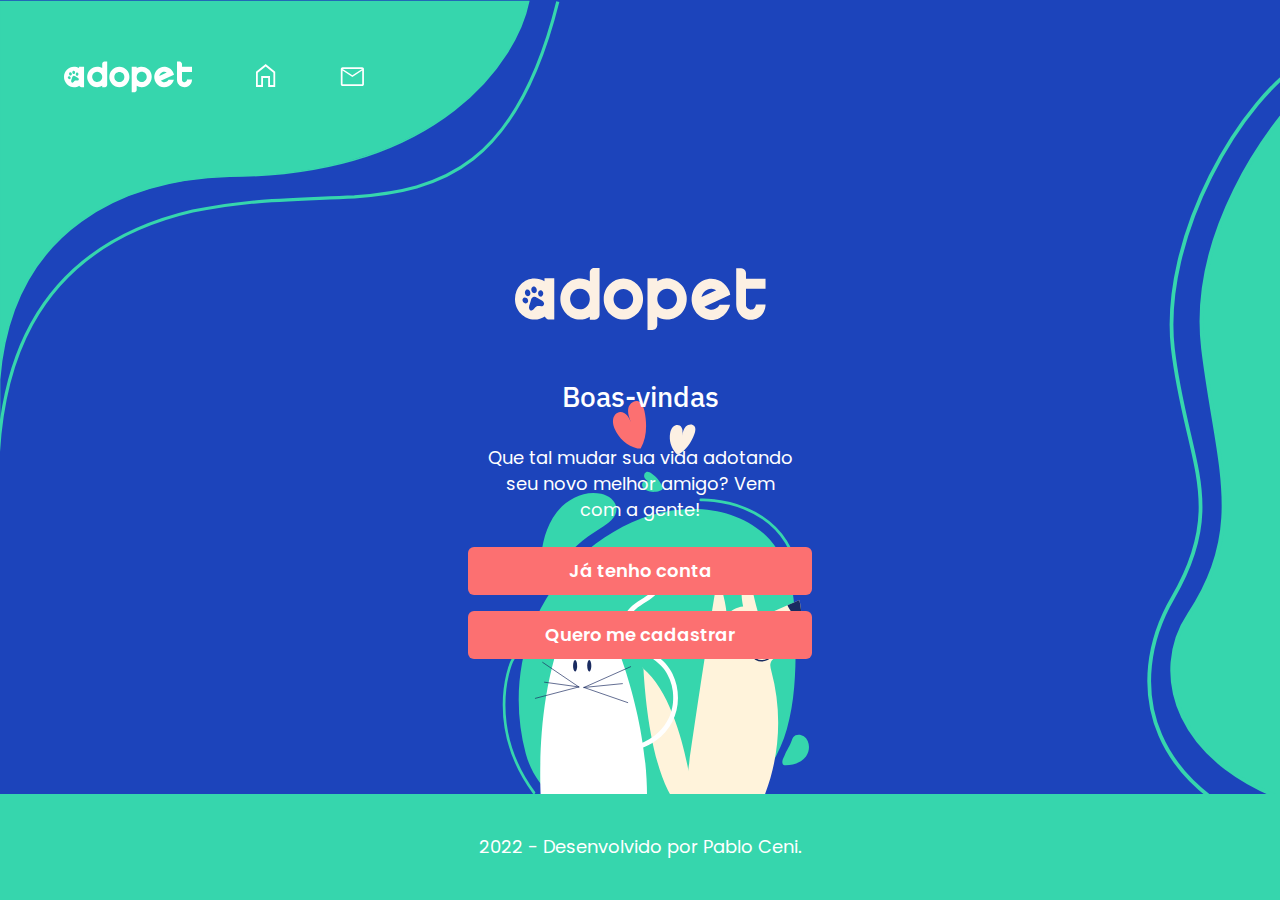
<file: index.html>
<!DOCTYPE html>
<html lang="pt-br">
    <head>
        <meta charset="UTF-8" />
        <meta name="viewport" content="width=device-width, initial-scale=1.0" />
        <link rel="preconnect" href="https://fonts.googleapis.com" />
        <link rel="preconnect" href="https://fonts.gstatic.com" crossorigin />
        <link
            href="https://fonts.googleapis.com/css2?family=IBM+Plex+Sans:wght@400;500;600&family=Inter:wght@400;700&family=Montserrat&family=Open+Sans:wght@300;400;700&family=Poppins:wght@300;400;500;700&display=swap"
            rel="stylesheet"
        />
        <link rel="stylesheet" href="./assets/css/reset.css" />
        <link rel="stylesheet" href="./assets/css/style.css" />
        <link rel="stylesheet" href="./assets/css/inicial/base.css" />
        <link rel="stylesheet" href="./assets/css/inicial/bg-inicial.css" />
        <link rel="stylesheet" href="./assets/css/inicial/cabecalho.css" />
        <link rel="stylesheet" href="./assets/css/inicial/conteudo.css" />
        <link rel="stylesheet" href="./assets/css/inicial/rodape.css" />
        <title>Adopet | Inicial</title>
    </head>
    <body>
        <header class="cabecalho">
            <img
                class="cabecalho__imagem-desktop"
                src="./assets/img/Logo-desktop.svg"
                alt="Logo"
            />
            <nav class="navegacao">
                <a href="index.html" class="navegacao__item"
                    ><img src="./assets/img/Casa.svg" alt="Página home"
                /></a>
                <a href="mensagem.html" class="navegacao__item"
                    ><img src="./assets/img/Mensagens.svg" alt="Mensagens"
                /></a>
            </nav>
        </header>

        <main class="conteudo">
            <img
                class="conteudo__imagem"
                src="./assets/img/Logo.svg"
                alt="Logo Adopet"
            />

            <h1 class="conteudo__titulo">Boas-vindas</h1>
            <p class="conteudo__texto">
                Que tal mudar sua vida adotando seu novo melhor amigo? Vem com a
                gente!
            </p>

            <a class="conteudo__link" href="login.html">Já tenho conta</a>
            <a class="conteudo__link" href="cadastro.html"
                >Quero me cadastrar</a
            >
        </main>

        <footer class="rodape">
            <p class="rodape__texto">
                2022 - Desenvolvido por
                <a href="https://www.linkedin.com/in/pablo-ceni-85b7a019b/"
                    >Pablo Ceni</a
                >.
            </p>
        </footer>
    </body>
</html>
</file>
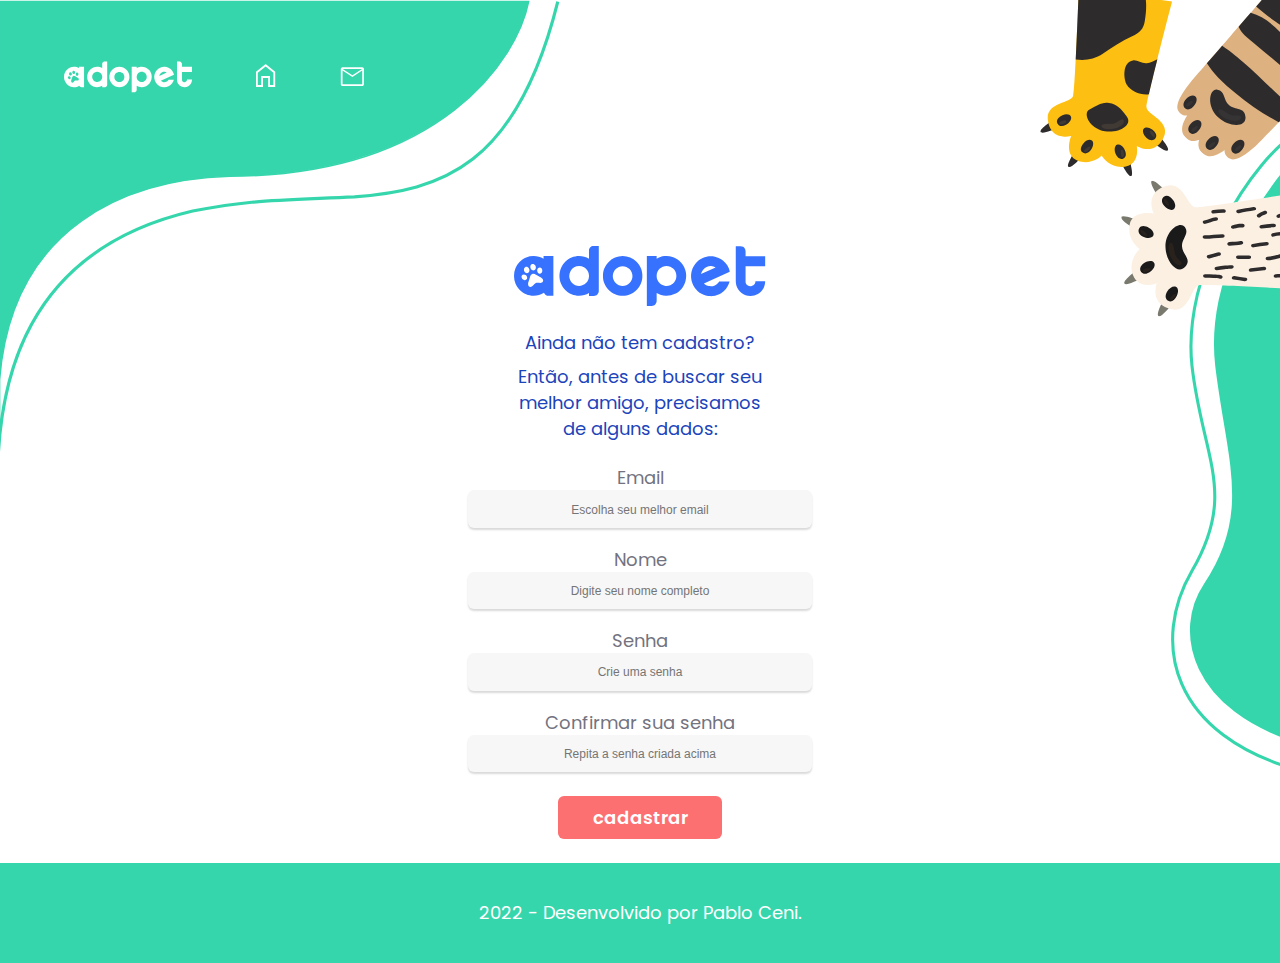
<file: cadastro.html>
<!DOCTYPE html>
<html lang="pt-br">
    <head>
        <meta charset="UTF-8" />
        <meta name="viewport" content="width=device-width, initial-scale=1.0" />
        <link rel="preconnect" href="https://fonts.googleapis.com" />
        <link rel="preconnect" href="https://fonts.gstatic.com" crossorigin />
        <link
            href="https://fonts.googleapis.com/css2?family=IBM+Plex+Sans:wght@400;500;600&family=Inter:wght@400;700&family=Montserrat&family=Open+Sans:wght@300;400;700&family=Poppins:wght@300;400;500;700&display=swap"
            rel="stylesheet"
        />
        <link rel="stylesheet" href="./assets/css/reset.css" />
        <link rel="stylesheet" href="./assets/css/style.css" />
        <link rel="stylesheet" href="./assets/css/cadastro/bg-cadastro.css" />
        <link rel="stylesheet" href="./assets/css/cadastro/base.css" />
        <link rel="stylesheet" href="./assets/css/cadastro/navegacao.css" />
        <link rel="stylesheet" href="./assets/css/cadastro/conteudo.css" />
        <link rel="stylesheet" href="./assets/css/cadastro/formulario.css" />
        <link rel="stylesheet" href="./assets/css/cadastro/rodape.css" />

        <title>Adopet | Cadastro</title>
    </head>
    <body>
        <header class="cabecalho">
            <img
                class="cabecalho__imagem-desktop"
                src="./assets/img/Logo-desktop.svg"
                alt="Logo-desktop"
            />
            <nav class="navegacao">
                <a href="index.html" class="navegacao__item"
                    ><img src="./assets/img/Casa.svg" alt="Página home"
                /></a>
                <a href="mensagem.html" class="navegacao__item"
                    ><img src="./assets/img/Mensagens.svg" alt="Mensagens"
                /></a>
            </nav>
        </header>

        <main class="conteudo">
            <img
                class="conteudo__imagem"
                src="./assets/img/Logo-azul.svg"
                alt="Logo azul"
            />
            <div class="texto">
                <p class="texto__item">Ainda não tem cadastro?</p>
                <p class="texto__item">
                    Então, antes de buscar seu melhor amigo, precisamos de
                    alguns dados:
                </p>
            </div>

            <form action="" class="formulario">
                <label class="formulario__label" for="email">Email</label>
                <input
                    class="formulario__input"
                    type="text"
                    placeholder="Escolha seu melhor email"
                />

                <label class="formulario__label" for="nome">Nome</label>
                <input
                    class="formulario__input"
                    type="text"
                    placeholder="Digite seu nome completo"
                />

                <label class="formulario__label" for="senha">Senha</label>
                <input
                    class="formulario__input input--senha"
                    type="password"
                    placeholder="Crie uma senha"
                />

                <label class="formulario__label" for="senha"
                    >Confirmar sua senha</label
                >
                <input
                    class="formulario__input input--senha"
                    type="password"
                    placeholder="Repita a senha criada acima"
                />

                <button class="formulario__botao">cadastrar</button>
            </form>
        </main>

        <footer class="rodape">
            <p class="rodape__texto">
                2022 - Desenvolvido por
                <a href="https://www.linkedin.com/in/pablo-ceni-85b7a019b/"
                    >Pablo Ceni</a
                >.
            </p>
        </footer>
    </body>
</html>
</file>
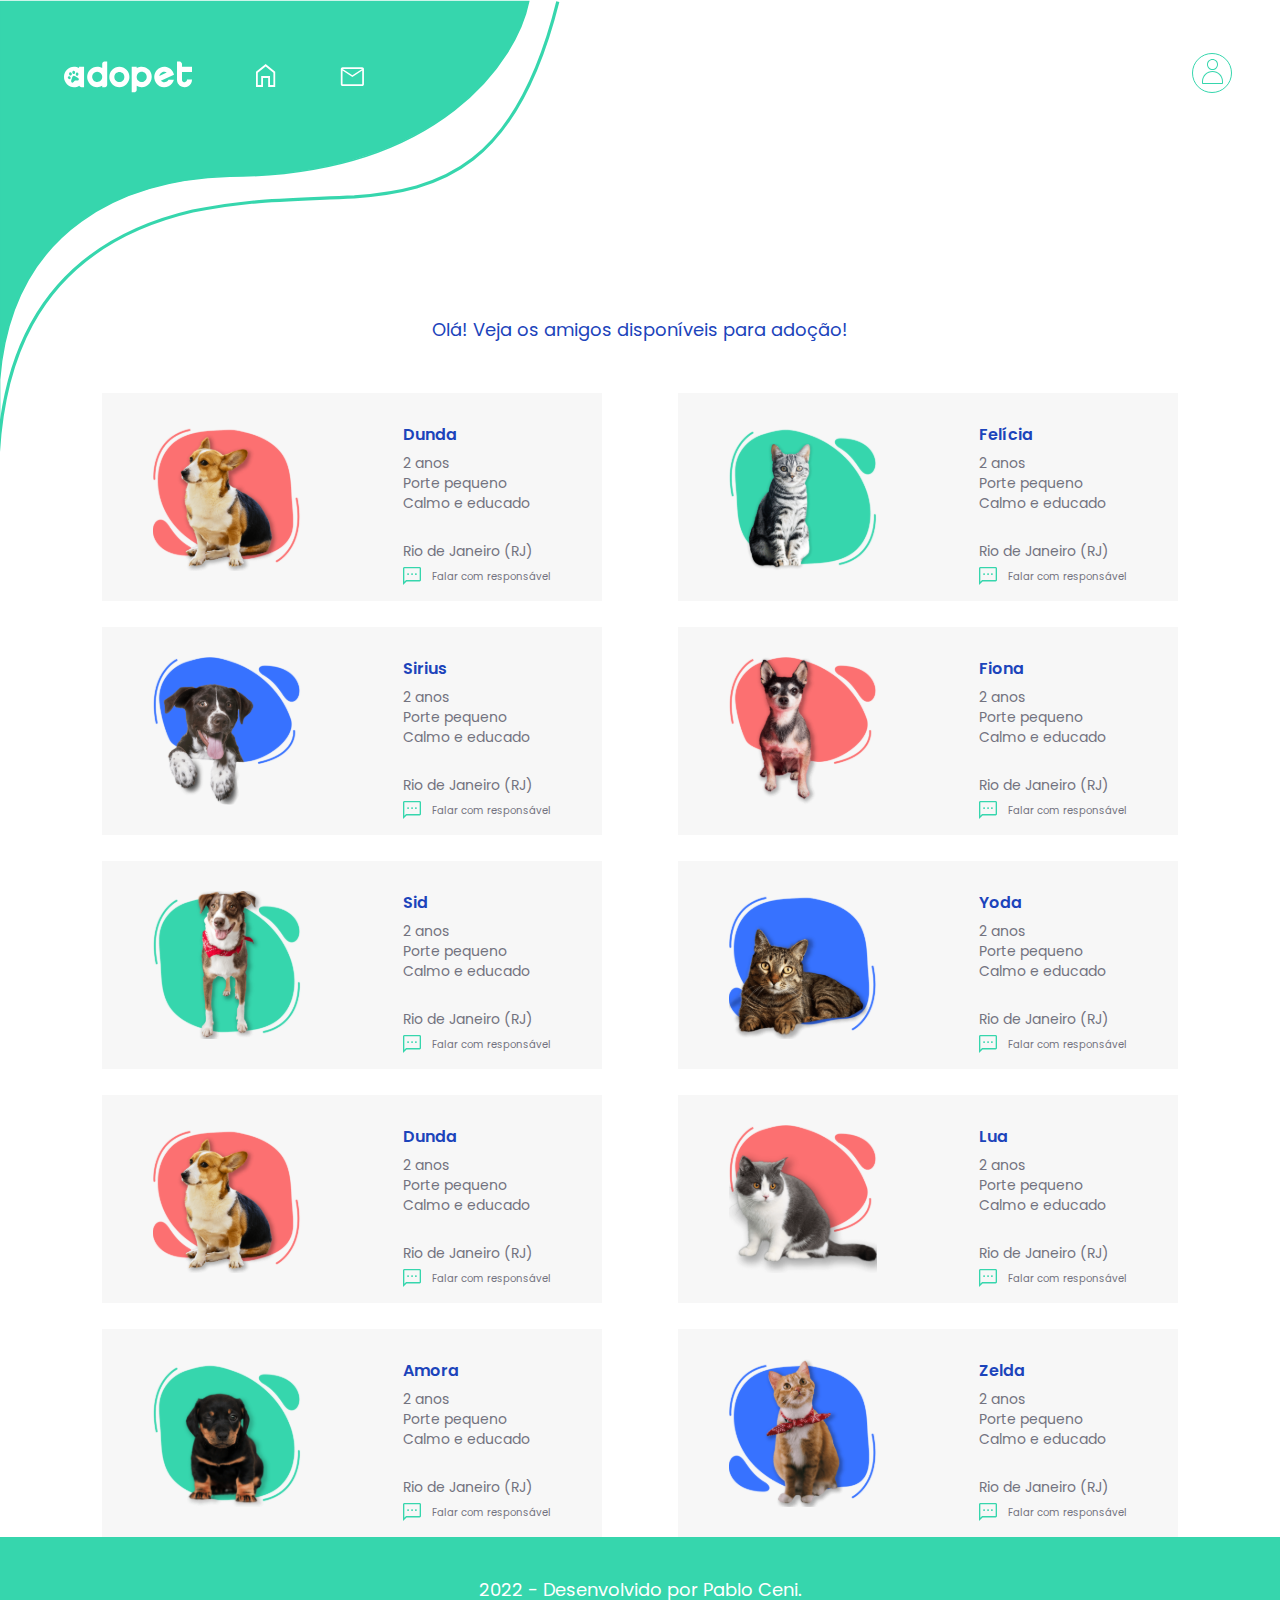
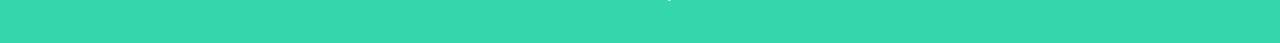
<file: home.html>
<!DOCTYPE html>
<html lang="pt-br">
    <head>
        <meta charset="UTF-8" />
        <meta name="viewport" content="width=device-width, initial-scale=1.0" />
        <link rel="preconnect" href="https://fonts.googleapis.com" />
        <link rel="preconnect" href="https://fonts.gstatic.com" crossorigin />
        <link
            href="https://fonts.googleapis.com/css2?family=IBM+Plex+Sans:wght@400;500;600&family=Inter:wght@400;700&family=Montserrat&family=Open+Sans:wght@300;400;700&family=Poppins:wght@300;400;500;700&display=swap"
            rel="stylesheet"
        />
        <link rel="stylesheet" href="./assets/css/reset.css" />
        <link rel="stylesheet" href="./assets/css/style.css" />
        <link rel="stylesheet" href="./assets/css/home/base.css" />
        <link rel="stylesheet" href="./assets/css/home/bg-home.css" />
        <link rel="stylesheet" href="./assets/css/home/navegacao.css" />
        <link rel="stylesheet" href="./assets/css/home/conteudo.css" />
        <link rel="stylesheet" href="./assets/css/home/card.css" />
        <link rel="stylesheet" href="./assets/css/home/rodape.css" />
        <title>Adopet | Home</title>
    </head>
    <body>
        <header class="cabecalho">
            <img
                class="cabecalho__imagem-desktop"
                src="./assets/img/Logo-desktop.svg"
                alt="Logo-desktop"
            />
            <nav class="navegacao">
                <a class="navegacao__item" href="index.html"
                    ><img src="./assets/img/Casa.svg" alt="Página Home"
                /></a>
                <a class="navegacao__item" href="mensagem.html"
                    ><img
                        src="./assets/img/Mensagens.svg"
                        alt="Página Mensagens"
                /></a>
            </nav>

            <img
                class="cabecalho__imagem"
                src="./assets/img/Usuário.svg"
                alt="ícone Usuário"
            />
        </header>

        <main class="conteudo">
            <p class="conteudo__texto">
                Olá! Veja os amigos disponíveis para adoção!
            </p>

            <div class="card">
                <img
                    class="card__imagem"
                    src="./assets/img/Imagem Dunga.svg"
                    alt="Cachorro Dunga"
                />
                <div class="card__corpo">
                    <p class="corpo__nome">Dunda</p>

                    <p class="corpo__descricao">
                        2 anos <br />
                        Porte pequeno <br />
                        Calmo e educado
                    </p>

                    <div>
                        <p class="corpo__cidade">Rio de Janeiro (RJ)</p>

                        <p class="corpo__responsavel">
                            <img
                                src="./assets/img/ícone mensagem.svg"
                                alt="ícone mensagem"
                            />
                            Falar com responsável
                        </p>
                    </div>
                </div>
            </div>

            <div class="card">
                <img
                    class="card__imagem"
                    src="./assets/img/Imagens Felícia.svg"
                    alt="Cachorro Dunga"
                />
                <div class="card__corpo">
                    <p class="corpo__nome">Felícia</p>

                    <p class="corpo__descricao">
                        2 anos <br />
                        Porte pequeno <br />
                        Calmo e educado
                    </p>

                    <div>
                        <p class="corpo__cidade">Rio de Janeiro (RJ)</p>
                        <p class="corpo__responsavel">
                            <img
                                src="./assets/img/ícone mensagem.svg"
                                alt="ícone mensagem"
                            />
                            Falar com responsável
                        </p>
                    </div>
                </div>
            </div>

            <div class="card">
                <img
                    class="card__imagem"
                    src="./assets/img/Imagem - sirius.svg"
                    alt="Cachorro Dunga"
                />
                <div class="card__corpo">
                    <p class="corpo__nome">Sirius</p>

                    <p class="corpo__descricao">
                        2 anos <br />
                        Porte pequeno <br />
                        Calmo e educado
                    </p>

                    <div>
                        <p class="corpo__cidade">Rio de Janeiro (RJ)</p>
                        <p class="corpo__responsavel">
                            <img
                                src="./assets/img/ícone mensagem.svg"
                                alt="ícone mensagem"
                            />
                            Falar com responsável
                        </p>
                    </div>
                </div>
            </div>

            <div class="card">
                <img
                    class="card__imagem"
                    src="./assets/img/Imagem-Fiona.svg"
                    alt="Cachorro Dunga"
                />
                <div class="card__corpo">
                    <p class="corpo__nome">Fiona</p>

                    <p class="corpo__descricao">
                        2 anos <br />
                        Porte pequeno <br />
                        Calmo e educado
                    </p>

                    <div>
                        <p class="corpo__cidade">Rio de Janeiro (RJ)</p>
                        <p class="corpo__responsavel">
                            <img
                                src="./assets/img/ícone mensagem.svg"
                                alt="ícone mensagem"
                            />
                            Falar com responsável
                        </p>
                    </div>
                </div>
            </div>

            <div class="card">
                <img
                    class="card__imagem"
                    src="./assets/img/Imagem - Sid.svg"
                    alt="Cachorro Dunga"
                />
                <div class="card__corpo">
                    <p class="corpo__nome">Sid</p>

                    <p class="corpo__descricao">
                        2 anos <br />
                        Porte pequeno <br />
                        Calmo e educado
                    </p>

                    <div>
                        <p class="corpo__cidade">Rio de Janeiro (RJ)</p>
                        <p class="corpo__responsavel">
                            <img
                                src="./assets/img/ícone mensagem.svg"
                                alt="ícone mensagem"
                            />
                            Falar com responsável
                        </p>
                    </div>
                </div>
            </div>

            <div class="card">
                <img
                    class="card__imagem"
                    src="./assets/img/Imagem - Yoda.svg"
                    alt="Cachorro Dunga"
                />
                <div class="card__corpo">
                    <p class="corpo__nome">Yoda</p>

                    <p class="corpo__descricao">
                        2 anos <br />
                        Porte pequeno <br />
                        Calmo e educado
                    </p>

                    <div>
                        <p class="corpo__cidade">Rio de Janeiro (RJ)</p>
                        <p class="corpo__responsavel">
                            <img
                                src="./assets/img/ícone mensagem.svg"
                                alt="ícone mensagem"
                            />
                            Falar com responsável
                        </p>
                    </div>
                </div>
            </div>

            <div class="card">
                <img
                    class="card__imagem"
                    src="./assets/img/Imagem Dunga.svg"
                    alt="Cachorro Dunga"
                />
                <div class="card__corpo">
                    <p class="corpo__nome">Dunda</p>

                    <p class="corpo__descricao">
                        2 anos <br />
                        Porte pequeno <br />
                        Calmo e educado
                    </p>

                    <div>
                        <p class="corpo__cidade">Rio de Janeiro (RJ)</p>
                        <p class="corpo__responsavel">
                            <img
                                src="./assets/img/ícone mensagem.svg"
                                alt="ícone mensagem"
                            />
                            Falar com responsável
                        </p>
                    </div>
                </div>
            </div>

            <div class="card">
                <img
                    class="card__imagem"
                    src="./assets/img/Imagenm Lua.svg"
                    alt="Cachorro Dunga"
                />
                <div class="card__corpo">
                    <p class="corpo__nome">Lua</p>

                    <p class="corpo__descricao">
                        2 anos <br />
                        Porte pequeno <br />
                        Calmo e educado
                    </p>

                    <div>
                        <p class="corpo__cidade">Rio de Janeiro (RJ)</p>
                        <p class="corpo__responsavel">
                            <img
                                src="./assets/img/ícone mensagem.svg"
                                alt="ícone mensagem"
                            />
                            Falar com responsável
                        </p>
                    </div>
                </div>
            </div>

            <div class="card">
                <img
                    class="card__imagem"
                    src="./assets/img/Imagem - Amora.svg"
                    alt="Cachorro Dunga"
                />
                <div class="card__corpo">
                    <p class="corpo__nome">Amora</p>

                    <p class="corpo__descricao">
                        2 anos <br />
                        Porte pequeno <br />
                        Calmo e educado
                    </p>

                    <div>
                        <p class="corpo__cidade">Rio de Janeiro (RJ)</p>
                        <p class="corpo__responsavel">
                            <img
                                src="./assets/img/ícone mensagem.svg"
                                alt="ícone mensagem"
                            />
                            Falar com responsável
                        </p>
                    </div>
                </div>
            </div>

            <div class="card">
                <img
                    class="card__imagem"
                    src="./assets/img/Imagem - Amora (1).svg"
                    alt="Cachorro Dunga"
                />
                <div class="card__corpo">
                    <p class="corpo__nome">Zelda</p>

                    <p class="corpo__descricao">
                        2 anos <br />
                        Porte pequeno <br />
                        Calmo e educado
                    </p>

                    <div>
                        <p class="corpo__cidade">Rio de Janeiro (RJ)</p>
                        <p class="corpo__responsavel">
                            <img
                                src="./assets/img/ícone mensagem.svg"
                                alt="ícone mensagem"
                            />
                            Falar com responsável
                        </p>
                    </div>
                </div>
            </div>
        </main>

        <footer class="rodape">
            <p class="rodape__texto">
                2022 - Desenvolvido por
                <a href="https://www.linkedin.com/in/pablo-ceni-85b7a019b/"
                    >Pablo Ceni</a
                >.
            </p>
        </footer>
    </body>
</html>
</file>
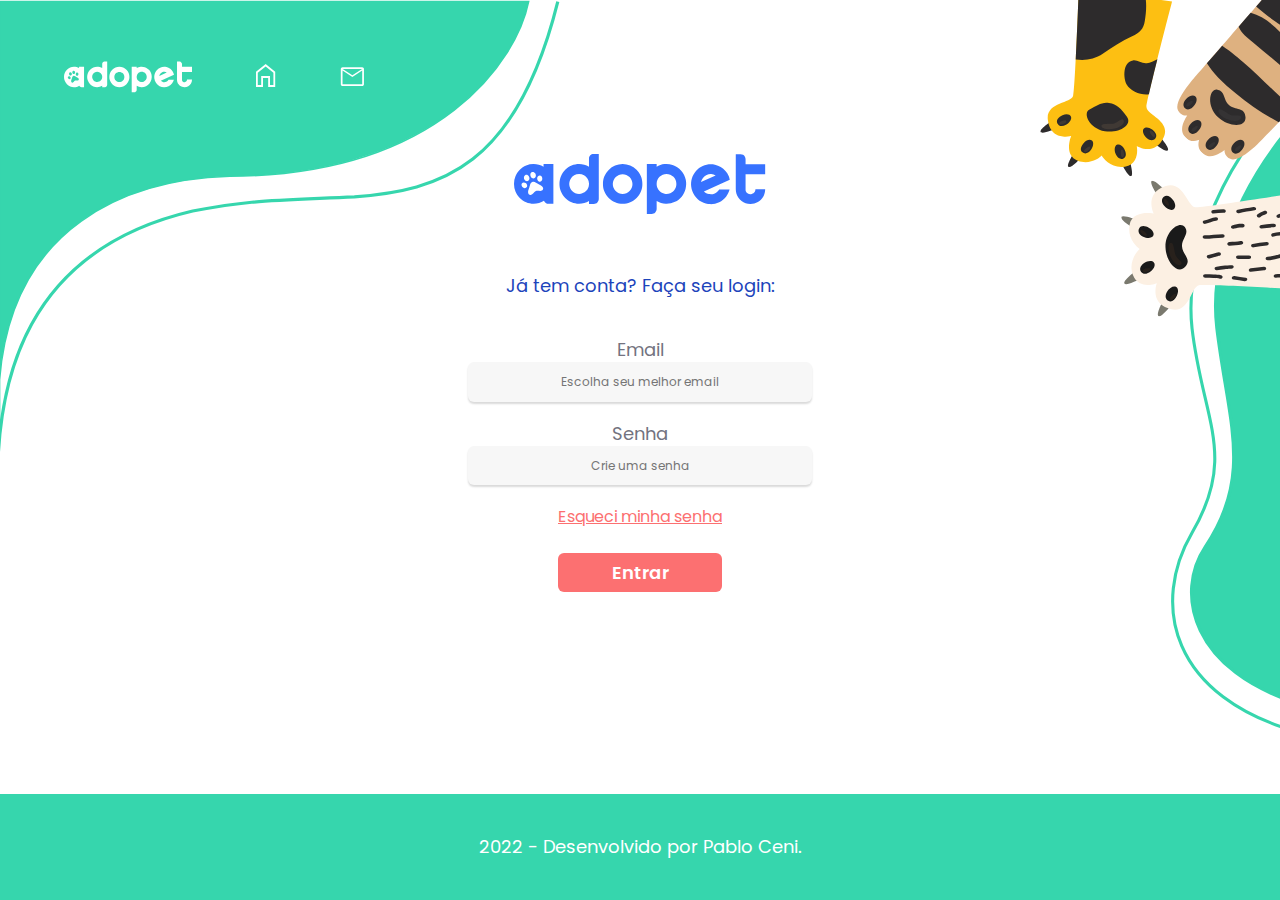
<file: login.html>
<!DOCTYPE html>
<html lang="pt-br">
    <head>
        <meta charset="UTF-8" />
        <meta name="viewport" content="width=device-width, initial-scale=1.0" />
        <link rel="preconnect" href="https://fonts.googleapis.com" />
        <link rel="preconnect" href="https://fonts.gstatic.com" crossorigin />
        <link
            href="https://fonts.googleapis.com/css2?family=IBM+Plex+Sans:wght@400;500;600&family=Inter:wght@400;700&family=Montserrat&family=Open+Sans:wght@300;400;700&family=Poppins:wght@300;400;500;700&display=swap"
            rel="stylesheet"
        />
        <link rel="stylesheet" href="./assets/css/reset.css" />
        <link rel="stylesheet" href="./assets/css/style.css" />
        <link rel="stylesheet" href="./assets/css/login/base.css" />
        <link rel="stylesheet" href="./assets/css/login/bg-login.css" />
        <link rel="stylesheet" href="./assets/css/login/navegacao.css" />
        <link rel="stylesheet" href="./assets/css/login/conteudo.css" />
        <link rel="stylesheet" href="./assets/css/login/formulario.css" />
        <link rel="stylesheet" href="./assets/css/login/rodape.css" />

        <title>Adopet | Login</title>
    </head>
    <body>
        <header class="cabecalho">
            <img
                class="cabecalho__imagem-desktop"
                src="./assets/img/Logo-desktop.svg"
                alt="Logo-desktop"
            />
            <nav class="navegacao">
                <a href="index.html" class="navegacao__item"
                    ><img src="./assets/img/Casa.svg" alt="Página home"
                /></a>
                <a href="mensagem.html" class="navegacao__item"
                    ><img src="./assets/img/Mensagens.svg" alt="Mensagens"
                /></a>
            </nav>
        </header>

        <main class="conteudo">
            <img
                class="conteudo__imagem"
                src="./assets/img/Logo-azul.svg"
                alt="Logo azul"
            />
            <p class="conteudo__texto">Já tem conta? Faça seu login:</p>

            <form action="" class="formulario">
                <label class="formulario__label" for="email">Email</label>
                <input
                    class="formulario__input"
                    type="text"
                    placeholder="Escolha seu melhor email"
                />

                <label class="formulario__label" for="senha">Senha</label>
                <input
                    class="formulario__input input--largura"
                    type="password"
                    placeholder="Crie uma senha"
                />

                <a class="formulario__link" href="">Esqueci minha senha</a>

                <button class="formulario__botao">Entrar</button>
            </form>
        </main>

        <footer class="rodape">
            <p class="rodape__texto">
                2022 - Desenvolvido por
                <a href="https://www.linkedin.com/in/pablo-ceni-85b7a019b/"
                    >Pablo Ceni</a
                >.
            </p>
        </footer>
    </body>
</html>
</file>
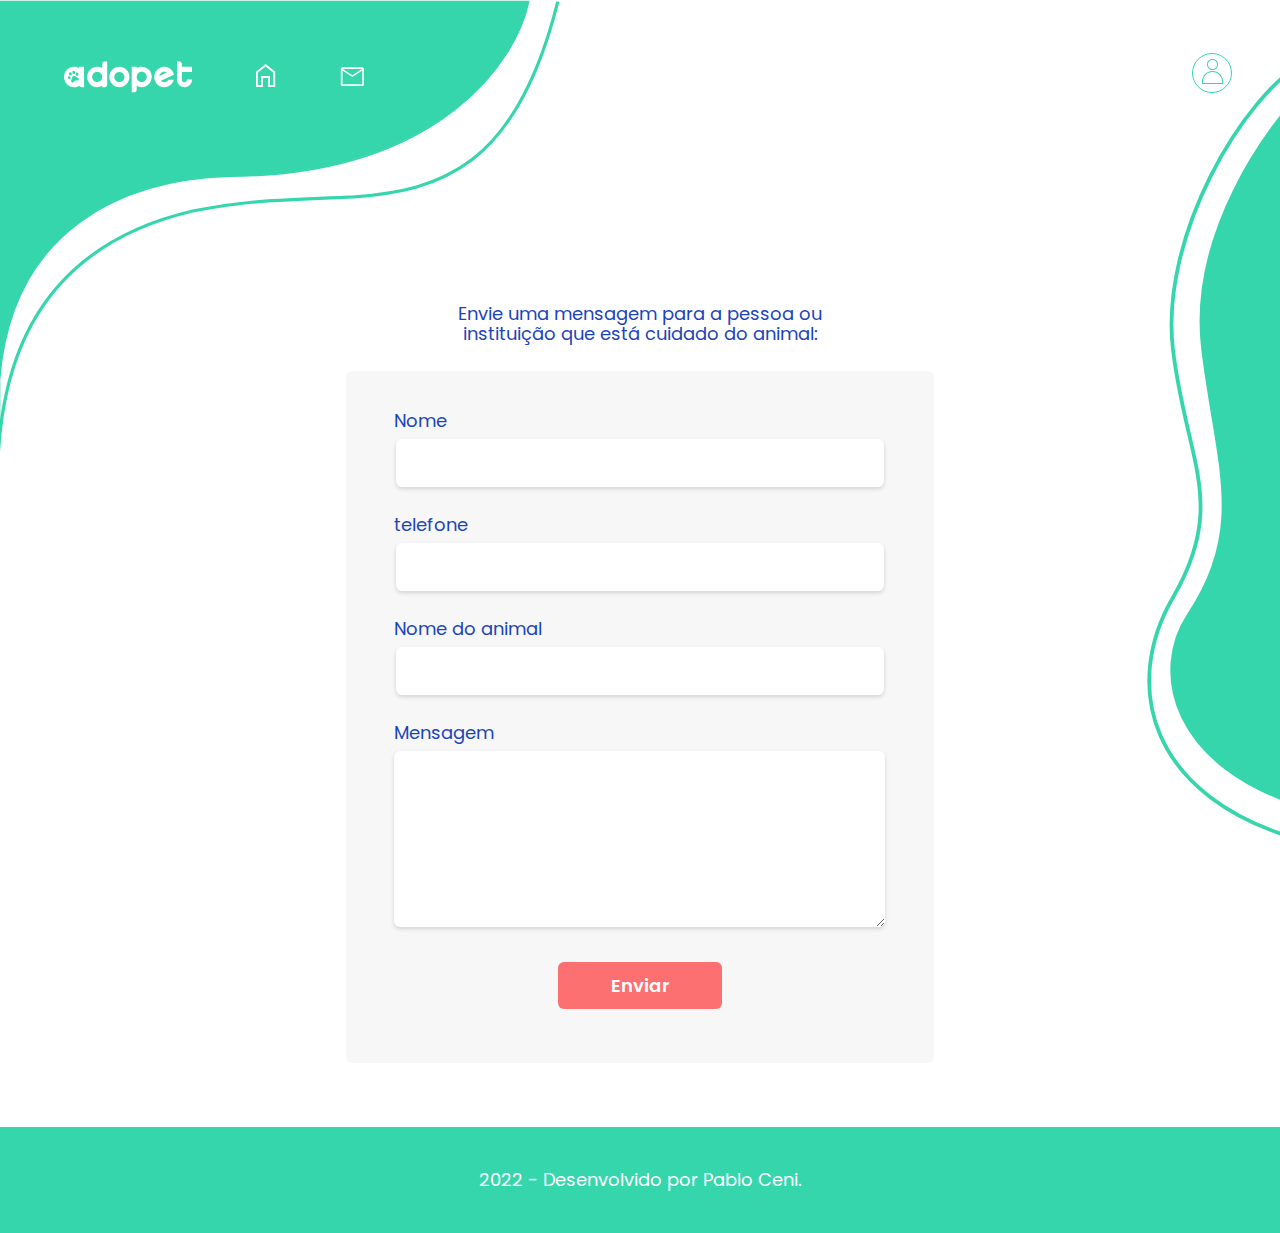
<file: mensagem.html>
<!DOCTYPE html>
<html lang="pt-br">
    <head>
        <meta charset="UTF-8" />
        <meta name="viewport" content="width=device-width, initial-scale=1.0" />
        <link rel="preconnect" href="https://fonts.googleapis.com" />
        <link rel="preconnect" href="https://fonts.gstatic.com" crossorigin />
        <link
            href="https://fonts.googleapis.com/css2?family=IBM+Plex+Sans:wght@400;500;600&family=Inter:wght@400;700&family=Montserrat&family=Open+Sans:wght@300;400;700&family=Poppins:wght@300;400;500;700&display=swap"
            rel="stylesheet"
        />
        <link rel="stylesheet" href="./assets/css/reset.css" />
        <link rel="stylesheet" href="./assets/css/style.css" />
        <link rel="stylesheet" href=".//assets/css/mensagem/base.css" />
        <link rel="stylesheet" href="assets/css/mensagem/bg-mensagem.css" />
        <link rel="stylesheet" href="./assets/css/mensagem/navegacao.css" />
        <link rel="stylesheet" href="assets/css/mensagem/conteudo.css" />
        <link rel="stylesheet" href="assets/css/mensagem/formulario.css" />
        <link rel="stylesheet" href="./assets/css/mensagem/rodape.css" />
        <title>Adopet | Mensagem</title>
    </head>
    <body>
        <header class="cabecalho">
            <img
                class="cabecalho__imagem-desktop"
                src="./assets/img/Logo-desktop.svg"
                alt="Logo-desktop"
            />
            <nav class="navegacao">
                <a class="navegacao__item" href="./index.html"
                    ><img src="./assets/img/Casa.svg" alt="Página Home"
                /></a>
                <a class="navegacao__item" href="./mensagem.html"
                    ><img
                        src="./assets/img/Mensagens.svg"
                        alt="Página Mensagens"
                /></a>
            </nav>

            <img
                class="cabecalho__imagem"
                src="./assets/img/Usuário.svg"
                alt="ícone Usuário"
            />
        </header>

        <main class="conteudo">
            <p class="conteudo__texto">
                Envie uma mensagem para a pessoa ou instituição que está cuidado
                do animal:
            </p>

            <form action="" class="formulario">
                <label class="formulario__label" for="nome">Nome</label>
                <input class="formulario__input" type="text" name="nome" />

                <label class="formulario__label" for="telefone">telefone</label>
                <input
                    class="formulario__input"
                    type="number"
                    name="telefone"
                />

                <label class="formulario__label" for="nome-animal"
                    >Nome do animal</label
                >
                <input
                    class="formulario__input"
                    type="text"
                    name="nome-animal"
                    id=""
                />

                <label class="formulario__label" for="mensagem">Mensagem</label>
                <textarea
                    class="formulario__text-area"
                    name="mensagem"
                    id=""
                    cols="36"
                    rows="10"
                ></textarea>

                <button class="formulario__botao">Enviar</button>
            </form>
        </main>

        <footer class="rodape">
            <p class="rodape__texto">
                2022 - Desenvolvido por
                <a href="https://www.linkedin.com/in/pablo-ceni-85b7a019b/"
                    >Pablo Ceni</a
                >.
            </p>
        </footer>
    </body>
</html>
</file>
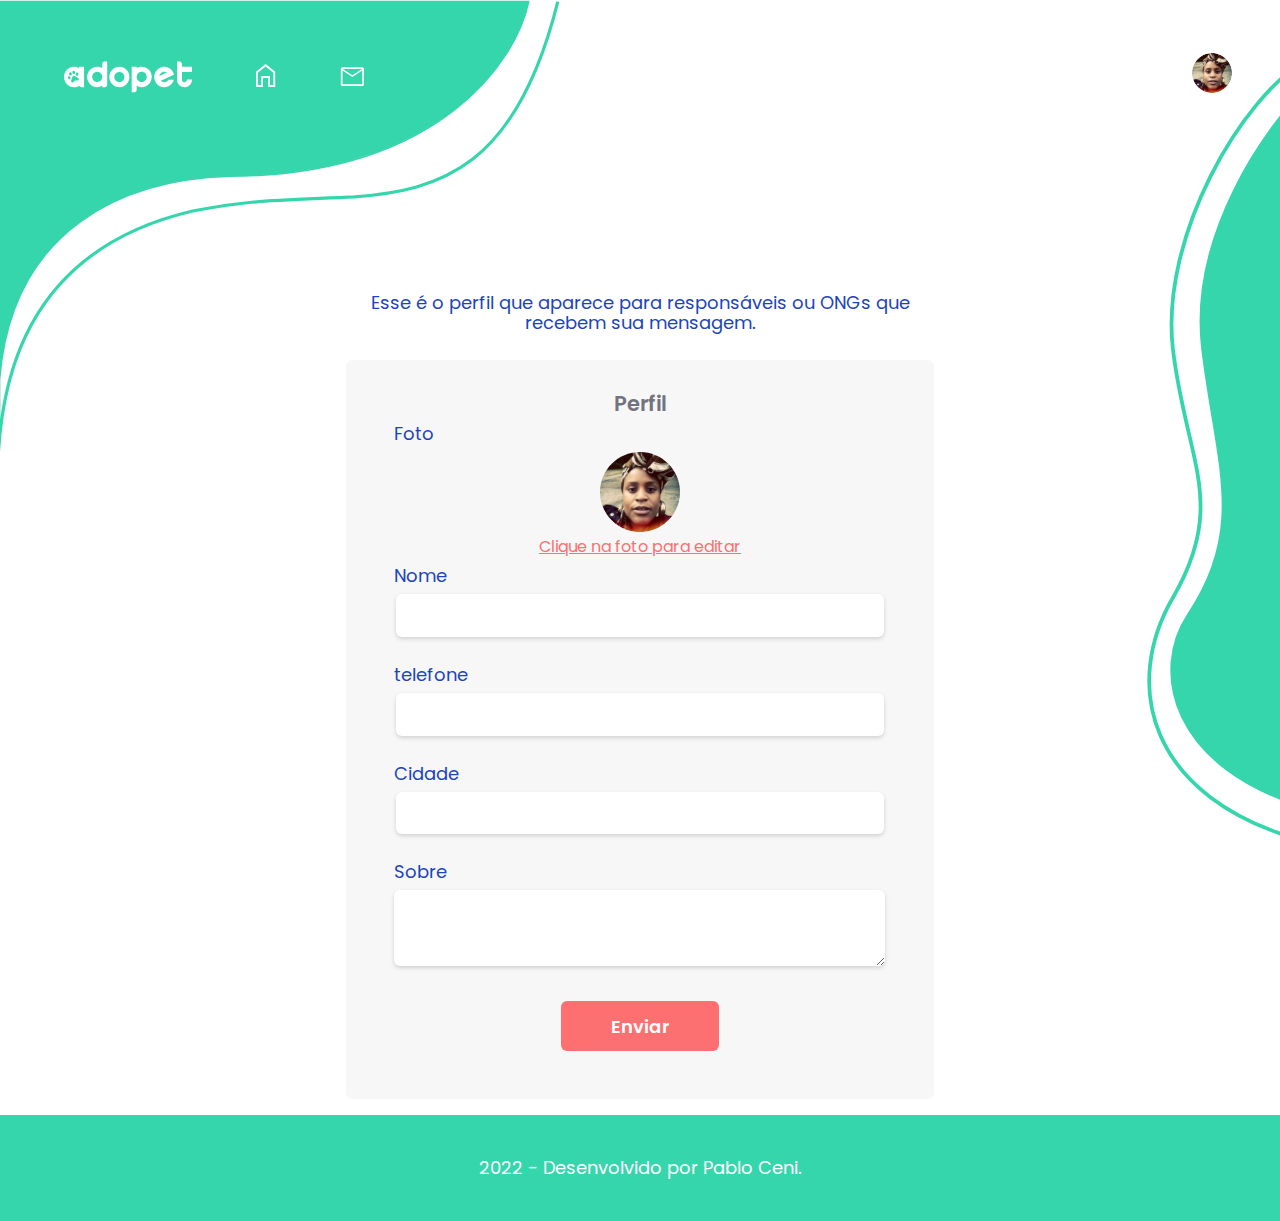
<file: perfil.html>
<!DOCTYPE html>
<html lang="pt-br">
    <head>
        <meta charset="UTF-8" />
        <meta name="viewport" content="width=device-width, initial-scale=1.0" />
        <link rel="preconnect" href="https://fonts.googleapis.com" />
        <link rel="preconnect" href="https://fonts.gstatic.com" crossorigin />
        <link
            href="https://fonts.googleapis.com/css2?family=IBM+Plex+Sans:wght@400;500;600&family=Inter:wght@400;700&family=Montserrat&family=Open+Sans:wght@300;400;700&family=Poppins:wght@300;400;500;700&display=swap"
            rel="stylesheet"
        />
        <link rel="stylesheet" href="./assets/css/reset.css" />
        <link rel="stylesheet" href="./assets/css/style.css" />
        <link rel="stylesheet" href="./assets/" />
        <link rel="stylesheet" href="./assets/css/perfil/base.css" />
        <link rel="stylesheet" href="./assets/css/perfil/bg-perfil.css" />
        <link rel="stylesheet" href="./assets/css/perfil/navegacao.css" />
        <link rel="stylesheet" href="./assets/css/perfil/conteudo.css" />
        <link rel="stylesheet" href="./assets/css/perfil/formulario.css" />
        <link rel="stylesheet" href="./assets/css/perfil/rodape.css" />
        <title>Adopet | Perfil</title>
    </head>
    <body>
        <header class="cabecalho">
            <img
                class="cabecalho__imagem-desktop"
                src="./assets/img/Logo-desktop.svg"
                alt="Logo-desktop"
            />

            <nav class="navegacao">
                <a class="navegacao__item" href="./index.html"
                    ><img src="./assets/img/Casa.svg" alt=""
                /></a>
                <a class="navegacao__item" href="./mensagem.html"
                    ><img
                        src="./assets/img/Mensagens.svg"
                        alt="Página Mensagens"
                /></a>
            </nav>

            <img
                class="cabecalho__imagem"
                src="./assets/img/Usuário (1).svg"
                alt="ícone Usuário"
            />
        </header>

        <main class="conteudo">
            <p class="conteudo__texto">
                Esse é o perfil que aparece para responsáveis ou ONGs que
                recebem sua mensagem.
            </p>

            <form action="" class="formulario">
                <p class="formulario__texto">Perfil</p>

                <label class="formulario__label" for="">Foto</label>
                <div class="formulario__item">
                    <img
                        class="formulario__imagem"
                        src="./assets/img/Ellipse 2.svg"
                        alt="Foto de perfil"
                    />
                    <a class="formulario__link" href=""
                        >Clique na foto para editar</a
                    >
                </div>

                <label class="formulario__label" for="nome">Nome</label>
                <input class="formulario__input" type="text" name="nome" />

                <label class="formulario__label" for="telefone">telefone</label>
                <input
                    class="formulario__input"
                    type="number"
                    name="telefone"
                />

                <label class="formulario__label" for="cidade">Cidade</label>
                <input
                    class="formulario__input"
                    type="text"
                    name="cidade"
                    id=""
                />

                <label class="formulario__label" for="mensagem">Sobre</label>
                <textarea
                    class="formulario__text-area"
                    name="mensagem"
                    id=""
                    cols="36"
                    rows="10"
                ></textarea>

                <button class="formulario__botao">Enviar</button>
            </form>
        </main>
        <footer class="rodape">
            <p class="rodape__texto">
                2022 - Desenvolvido por
                <a href="https://www.linkedin.com/in/pablo-ceni-85b7a019b/"
                    >Pablo Ceni</a
                >.
            </p>
        </footer>
    </body>
</html>
</file>
<file: assets/css/style.css>
:root {
    /*COR*/
    --azul: #1c44bb;
    --verde: #36D6AD;
    --coral: #FC7071;
    --creme: #FCF0E3;
    --cinza: #737380;
    --cinza-claro: #BCBCBC;
    --cinza-claro-fundo: #F7F7F7;
    --branco:#FFFFFF;
    
    /*FONTES*/
    --font-ibm:  'IBM Plex Sans', sans-serif;
    --font-poppins: 'Poppins', sans-serif;
}
</file>
<file: assets/css/inicial/base.css>
body {
    display: flex;
    flex-direction: column;
    height: 100vh;
}
</file>
<file: assets/css/inicial/bg-inicial.css>
body {
    background: var(--azul);
    height: 100vh;
    background-image: url(../../img/Forma\ 1.svg), url(../../img/Forma\ 2.svg), url(../../img/Ilustração\ 1.svg);
    background-repeat: no-repeat;
    background-position: left top, right center, bottom 5rem center;
}

@media screen and (min-width: 768px) {

    body {
        background-size: 35rem, 8.375rem, 21.125rem ;

        background-position: left top, right center, bottom 4.5rem center;
    }
    
}
</file>
<file: assets/css/inicial/cabecalho.css>
.navegacao {
    padding: 3rem;
}

.navegacao__item {

    margin-right: 3.75rem;
}

.cabecalho__imagem-desktop {
    display: none;
}

@media screen and (min-width: 768px) {

    .navegacao {
        padding: 4rem;
    }

    .cabecalho {
        display: flex;
    }

    .cabecalho__imagem-desktop {
        display: inline-block;
        margin-left: 4rem;
        
    }
    
}
</file>
<file: assets/css/inicial/conteudo.css>
.conteudo {
    text-align: center;
    flex-grow: 1;
}

.conteudo__imagem {
    margin-top: 2.9rem;
}

.conteudo__titulo {
    font-family: var(--font-ibm);
    font-size: 26px;
    font-weight: 500;
    line-height: 48px;
    color: var(--branco);
    margin: 16px 0 16px;
}

.conteudo__texto {
    font-family: var(--font-poppins);
    font-size: 16px;
    font-weight: 400;
    line-height: 24px;
    color: var(--branco);
    margin-bottom: 24px;
    width: 15.5rem;
    display: inline-block;
}

.conteudo__link {
    display: block;
    text-decoration: none;
    margin: 0 auto 16px;
    background: var(--coral);
    padding: 0.75rem 0 0.75rem;
    width: 11.25rem;
    border-radius: 0.375rem;
    box-sizing: border-box;

    font-family: var(--font-poppins);
    font-size: 1rem;
    font-weight: 600;
    color: var(--branco);
}

@media screen and (min-width: 768px) {
    .conteudo__imagem {
        width: 15.6875rem;
        margin-top: 7.125rem;
    }

    .conteudo__titulo {
        font-size: 1.75rem;
        font-weight: 500;
        line-height: 48px;
        margin-top: 2.5rem;
        margin-bottom: 1.5rem;
    }

    .conteudo__texto {
        font-size: 18px;
        line-height: 26px;
        width: 19.5rem;
    }

    .conteudo__link {
        width: 21.5rem;
        font-size: 18px;
        line-height: 24px;
        padding: 0.75rem;
    }
}

@media screen and (min-width: 1440px) {
    .conteudo__imagem {
        margin-top: 0px;
    }

    .conteudo__link {
        width: 22.56rem;
    }
}
</file>
<file: assets/css/inicial/rodape.css>
.rodape {
    padding: 2.5625rem 0 2.5625rem;
    text-align: center;
    background: var(--verde);
    color: var(--branco);
    font-family: var(--font-poppins);
}

.rodape a {
    text-decoration: none;
    color: var(--branco);
}

.rodape p {
    font-family: var(--font-poppins);
    font-size: 16px;
    font-weight: 400;
    line-height: 24px;
}

@media screen and (min-width: 768px) {
    .rodape p {
        font-size: 18px;
    }
}
</file>
<file: assets/css/cadastro/bg-cadastro.css>
body {
    background-image: url(../../img/Patas.svg),
        url(../../img/Forma-invertida.svg), url(../../img/Forma\ 1.svg);
    background-repeat: no-repeat;
    background-position: top right, left bottom 8.3125rem, top left;
    background: var(-);
    height: 100vh;
}

@media screen and (min-width: 768px) {
    body {
        background-image: url(../../img/Patas.svg), url(../../img/Forma\ 2.svg),
            url(../../img/Forma\ 1.svg);
        background-size: 15.25rem, 6.875rem, 35rem;
        background-position: top right, right center, top left;
    }
}
</file>
<file: assets/css/cadastro/base.css>
body {
    display: flex;
    flex-direction: column;
    height: 100vh;
}
</file>
<file: assets/css/cadastro/navegacao.css>
.navegacao {
    padding: 3rem;
}

.cabecalho__imagem-desktop {
    display: none;
}
.navegacao__item {
    margin-right: 3.75rem;
}

@media screen and (min-width: 768px) {
    .navegacao {
        padding: 4rem;
    }

    .cabecalho {
        display: flex;
    }

    .cabecalho__imagem-desktop {
        display: inline-block;
        margin-left: 4rem;
        width: 8rem;
    }
}
</file>
<file: assets/css/cadastro/conteudo.css>
.conteudo {
    text-align: center;
    flex-grow: 1;
    font-family: var(--font-poppins);
}

.conteudo__imagem {
    margin: 2.75rem 0 1.25rem;
}

.texto {
    width: 16.5rem;
    margin: 0 auto 1.5rem;
}

.texto__item {
    margin-bottom: 0.5rem;
    font-family: var(--poppins);
    font-size: 16px;
    font-weight: 400;
    line-height: 21px;
    color: var(--azul);
}

@media screen and (min-width: 768px) {
    .conteudo__imagem {
        width: 15.7rem;
        margin-top: 5.75rem;
    }

    .texto__item {
        font-size: 18px;
        line-height: 26px;
    }
}

@media screen and (min-width: 1440px) {
    .texto {
        width: 550px;
        margin: 2.5rem auto 2.5rem;
    }

    .conteudo__imagem {
        margin-top: 0px;
    }
}
</file>
<file: assets/css/cadastro/formulario.css>
.formulario__label,
.formulario__input {
    display: block;
    margin: 0 auto;
}

.formulario__label {
    font-family: var(--font-poppins);
    font-size: 16px;
    font-weight: 400;
    line-height: 24px;
    color: var(--cinza);
}

.formulario__input {
    margin-bottom: 1.25rem;
    padding: 0.7rem 0 0.7rem;
    background: var(--cinza-claro-fundo);
    width: 19.75rem;
    border-radius: 6px;
    border: none;
    box-shadow: 0px 2px 2px rgba(0, 0, 0, 0.15);
}

.formulario__input::placeholder {
    text-align: center;
    font-size: 12px;
    font-weight: 400;
    line-height: 16px;
}

.formulario__botao {
    display: block;
    text-decoration: none;
    margin: 1.5rem auto;
    background: var(--coral);
    padding: 0.5rem 2rem;
    border-radius: 6px;
    width: 9.25rem;

    font-family: var(--font-poppins);
    font-size: 16px;
    font-weight: 600;
    color: var(--branco);
    border: none;
}

@media screen and (min-width: 768px) {
    .formulario__input {
        width: 21.5rem;
    }

    .formulario__label {
        font-size: 18px;
        line-height: 24px;
    }

    .formulario__botao {
        width: 10.25rem;
        font-size: 18px;
    }
}

@media screen and (min-width: 1440px) {
    .formulario__label {
        font-weight: 600;
    }
    .formulario__input {
        width: 552px;
    }

    .input--senha {
        width: 362px;
    }

    .formulario__botao {
        width: 174px;
        font-size: 18px;
    }
}
</file>
<file: assets/css/cadastro/rodape.css>
.rodape {
    padding: 2.5625rem 0 2.5625rem;
    text-align: center;
    background: var(--verde);
    display: block;
    width: 100vw;
    color: var(--branco);
    font-family: var(--font-poppins);
}

.rodape a {
    text-decoration: none;
    color: var(--branco);
}

@media screen and (min-width: 768px) {
    .rodape p {
        font-size: 18px;
    }
}
</file>
<file: assets/css/home/base.css>
body {
    display: flex;
    flex-direction: column;
    height: 100vh;
}
</file>
<file: assets/css/home/bg-home.css>
body {
    background-image: url(../../img/Forma\ 1.svg);
    background-repeat: no-repeat;
    background-position: top left;
}

.cabecalho__imagem-desktop {
    display: none;
}

@media screen and (min-width: 768px) {
    body {
        background-size: 35rem;
    }
}
</file>
<file: assets/css/home/navegacao.css>
.navegacao {
    padding: 3rem;
    display: inline-block;
}

.navegacao__item {
    margin-right: 3.75rem;
}

.cabecalho__imagem {
    margin-left: 1.1rem;
}

@media screen and (min-width: 768px) {
    .navegacao {
        padding: 4rem;
    }

    .cabecalho {
        display: flex;
    }

    .cabecalho__imagem-desktop {
        display: inline-block;
        margin-left: 4rem;
        width: 8rem;
    }

    .cabecalho__imagem {
        position: absolute;
        top: 3.3rem;
        right: 3rem;
    }
}
</file>
<file: assets/css/home/conteudo.css>
.conteudo {
    text-align: center;
}

.conteudo__texto {
    padding: 1.7rem 5.1875rem;
    font-family: var(--font-poppins);
    font-size: 16px;
    font-weight: 400;
    line-height: 20px;
    color: var(--azul);
}

@media screen and (min-width: 768px) {
    .conteudo {
        display: flex;
        flex-wrap: wrap;
        justify-content: center;
        max-width: 1137px;

        margin: 0 auto;
        gap: 1rem;
        flex-grow: 1;
    }
    .conteudo__texto {
        margin-top: 8.6875rem;
        width: 100%;
        font-size: 18px;
    }
}

@media screen and (min-width: 1440px) {
    .conteudo__texto {
        margin-top: 0px;
    }
}
</file>
<file: assets/css/home/card.css>
.card {
    display: flex;
    text-align: left;
    justify-content: space-around;
    background-color: #f7f7f7;
    padding: 1rem 0;
    margin: 10px auto 0;
    font-family: var(--font-poppins);
    max-width: 500px;
}

.corpo__nome {
    font-size: 14px;
    font-weight: 600;
    line-height: 20px;
    color: var(--azul);
    padding: 1rem 0 0.5rem 0;
}

.corpo__descricao {
    font-size: 14px;
    font-weight: 400;
    line-height: 20px;
    color: var(--cinza);
    margin-bottom: 1.875rem;
}

.corpo__cidade {
    font-size: 14px;
    font-weight: 400;
    line-height: 16px;
    color: var(--cinza);
}

.corpo__responsavel {
    font-size: 10px;
    font-weight: 400;
    line-height: 16px;
    color: var(--cinza);
    margin-top: 0.5rem;
}

.corpo__responsavel > img {
    vertical-align: bottom;
    margin-right: 0.5rem;
}

@media screen and (min-width: 768px) {
    .card {
        width: 48%;
    }

    .corpo__nome {
        font-size: 16px;
    }
}
@media screen and (min-width: 1440px) {
    .card {
        width: 363px;
    }
}
</file>
<file: assets/css/home/rodape.css>
.rodape {
    padding: 2.5625rem 0 2.5625rem;
    text-align: center;
    background: var(--verde);
    color: var(--branco);
    font-family: var(--font-poppins);
}

.rodape a {
    text-decoration: none;
    color: var(--branco);
}

.rodape p {
    font-family: var(--font-poppins);
    font-size: 16px;
    font-weight: 400;
    line-height: 24px;
}

@media screen and (min-width: 768px) {
    .rodape p {
        font-size: 18px;
    }
}
</file>
<file: assets/css/login/base.css>
body {
    display: flex;
    flex-direction: column;
    height: 100vh;
}
</file>
<file: assets/css/login/bg-login.css>
body {
    background-image: url(../../img/Patas.svg),
        url(../../img/Forma-invertida.svg), url(../../img/Forma\ 1.svg);
    background-repeat: no-repeat;
    background-position: top right, left bottom 8.3125rem, top left;
    height: 100vh;
}

@media screen and (min-width: 768px) {
    body {
        background-image: url(../../img/Patas.svg), url(../../img/Forma\ 2.svg),
            url(../../img/Forma\ 1.svg);
        background-size: 15.25rem, 6.875rem, 35rem;
        background-position: top right, right bottom 10.3125rem, top left;
    }
}
</file>
<file: assets/css/login/navegacao.css>
.navegacao {
    padding: 3rem;
}

.cabecalho__imagem-desktop {
    display: none;
}
.navegacao__item {
    margin-right: 3.75rem;
}

@media screen and (min-width: 768px) {
    .navegacao {
        padding: 4rem;
    }

    .cabecalho {
        display: flex;
    }

    .cabecalho__imagem-desktop {
        display: inline-block;
        margin-left: 4rem;
        width: 8rem;
    }
}
</file>
<file: assets/css/login/conteudo.css>
.conteudo {
    text-align: center;
    flex-grow: 1;
    font-family: var(--font-poppins);
}

.conteudo__imagem {
    margin: 2.75rem 0 1.25rem;
}

.conteudo__texto {
    margin-bottom: 0.5rem;
    font-family: var(--poppins);
    font-size: 16px;
    font-weight: 400;
    line-height: 21px;
    color: var(--azul);
    margin: 2.29rem 0 2.625rem;
}

@media screen and (min-width: 768px) {
    .conteudo__imagem {
        width: 15.7rem;
        margin-top: 0px;
    }

    .conteudo__texto {
        font-size: 18px;
    }
}
</file>
<file: assets/css/login/formulario.css>
.formulario__label,
.formulario__input {
    display: block;
    margin: 0 auto;
}

.formulario__label {
    font-family: var(--font-poppins);
    font-size: 16px;
    font-weight: 400;
    line-height: 24px;
    color: var(--cinza);
}

.formulario__input {
    margin-bottom: 1.25rem;
    padding: 0.77rem 0 0.77rem;
    background-color: var(--cinza-claro-fundo);
    width: 20.5rem;
    border-radius: 6px;
    border: none;
    box-shadow: 0px 2px 2px rgba(0, 0, 0, 0.15);
}

.formulario__input::placeholder {
    text-align: center;
    font-family: var(--font-poppins);
    font-size: 12px;
    font-weight: 400;
    line-height: 16px;
}

.formulario__link {
    font-family: var(--font-poppins);
    font-size: 16px;
    font-weight: 400;
    line-height: 24px;
    color: var(--coral);
    margin-bottom: 1.5rem;
    display: inline-block;
}

.formulario__botao {
    display: block;
    text-decoration: none;
    margin: 0 auto 16px;
    background: var(--coral);
    padding: 0.47rem 3.0625rem;
    border-radius: 6px;
    width: 9.25rem;

    font-family: var(--font-poppins);
    font-size: 16px;
    font-weight: 600;
    color: var(--branco);
    border: none;
    line-height: 24px;
}

@media screen and (min-width: 768px) {
    .formulario__input {
        width: 21.5rem;
    }

    .formulario__botao {
        width: 10.25rem;
        font-size: 18px;
    }

    .formulario__label {
        font-size: 18px;
    }
}

@media screen and (min-width: 1440px) {
    .formulario__input {
        width: 552px;
    }

    .input--largura {
        width: 362px;
    }

    .formulario__botao {
        width: 174px;
    }

    .formulario__label {
        font-weight: 600;
    }
}
</file>
<file: assets/css/login/rodape.css>
.rodape {
    padding: 2.5625rem 0 2.5625rem;
    text-align: center;
    background: var(--verde);
    color: var(--branco);
}

.rodape a {
    text-decoration: none;
    color: var(--branco);
}

.rodape p {
    font-family: var(--font-poppins);
    font-size: 16px;
    font-weight: 400;
    line-height: 24px;
}

@media screen and (min-width: 768px) {
    .rodape p {
        font-size: 18px;
    }
}
</file>
<file: assets/css/mensagem/base.css>
body {
    display: flex;
    flex-direction: column;
    height: 100vh;
}
</file>
<file: assets/css/mensagem/bg-mensagem.css>
body {
    background-image: url(../../img/Forma\ 1.svg);
    background-repeat: no-repeat;
    background-position: top left;
}

@media screen and (min-width: 768px) {
    body {
        background-image: url(../../img/Forma\ 1.svg),
            url(../../img/Forma\ 2.svg);
        background-repeat: no-repeat;
        background-position: top left, right center;
        background-size: 35rem, 8.375rem;
    }
}
</file>
<file: assets/css/mensagem/navegacao.css>
.navegacao {
    padding: 3rem;
    display: inline-block;
}

.navegacao__item {
    margin-right: 3.75rem;
}

.cabecalho__imagem {
    margin-left: 1.1rem;
}

.cabecalho__imagem-desktop {
    display: none;
}

@media screen and (min-width: 768px) {
    .navegacao {
        padding: 4rem;
    }

    .cabecalho {
        display: flex;
    }

    .cabecalho__imagem-desktop {
        display: inline-block;
        margin-left: 4rem;
        width: 8rem;
    }

    .cabecalho__imagem {
        margin-left: 12.5625rem;
        position: absolute;
        top: 3.3rem;
        right: 3rem;
    }
}
</file>
<file: assets/css/mensagem/conteudo.css>
.conteudo {
    text-align: center;
    padding: 1rem;
    flex-grow: 1;
    font-family: var(--font-poppins);
}

.conteudo__texto {
    padding: 1.7rem 3.1875rem;
    font-size: 16px;
    font-weight: 400;
    line-height: 20px;
    color: var(--azul);
    max-width: 430px;
    margin-left: auto;
    margin-right: auto;
}

@media screen and (min-width: 768px) {
    .conteudo__texto {
        margin-top: 6.6875rem;
        width: 100%;
        font-size: 18px;
        margin-right: auto;
        margin-left: auto;
    }
}
</file>
<file: assets/css/mensagem/formulario.css>
.formulario {
    background-color: var(--cinza-claro-fundo);
    text-align: left;
    margin: 0 auto;
    padding-top: 1.5rem;
    padding-bottom: 1.5rem;
    border-radius: 6px;
    font-family: var(--font-poppins);
    max-width: 400px;
}

.formulario__label,
.formulario__input {
    display: block;
    margin: 0 auto;
}

.formulario__label {
    font-size: 16px;
    font-weight: 400;
    line-height: 20px;
    color: var(--azul);
    margin-left: 1rem;
    padding: 0.5rem 0 0.5rem;
}

.formulario__input {
    margin-bottom: 1.25rem;
    padding: 0.7rem 0 0.7rem;
    width: 90%;
    border-radius: 6px;
    border: none;
    box-shadow: 0px 2px 4px rgba(0, 0, 0, 0.15);
}

.formulario__input::placeholder {
    text-align: center;
    font-size: 12px;
    font-weight: 400;
    line-height: 16px;
}

.formulario__botao {
    display: block;
    text-decoration: none;
    margin: 0 auto 16px;
    background: var(--coral);
    padding: 0.7rem 3.0625rem;
    border-radius: 6px;

    font-family: var(--font-poppins);

    font-size: 16px;
    font-weight: 600;
    color: var(--branco);
    border: none;
}

.formulario__text-area {
    width: 93%;
    margin-left: 1rem;
    margin-bottom: 2rem;
    border: none;
    border-radius: 6px;
    box-shadow: 0px 2px 4px rgba(0, 0, 0, 0.15);
}

@media screen and (min-width: 768px) {
    .formulario {
        width: 524px;
        max-width: 44.95rem;
        margin: 0 auto 3rem;
        height: 628px;
        padding: 2rem;
    }

    .formulario__label {
        font-size: 18px;
    }

    .formulario__input {
        width: 93%;
        padding-top: 1.032rem;
        padding-bottom: 1.032rem;
    }

    .formulario__text-area {
        width: 93%;
        height: 172px;
    }
    .formulario__botao {
        width: 164px;
        font-size: 18px;
        padding-top: 0.6rem;
        padding-bottom: 0.6rem;
    }
}
</file>
<file: assets/css/mensagem/rodape.css>
.rodape {
    padding: 2.5625rem 0 2.5625rem;
    text-align: center;
    background: var(--verde);
    color: var(--branco);
    font-family: var(--font-poppins);
}

.rodape a {
    text-decoration: none;
    color: var(--branco);
}

.rodape p {
    font-family: var(--font-poppins);
    font-size: 16px;
    font-weight: 400;
    line-height: 24px;
}

@media screen and (min-width: 768px) {
    .rodape p {
        font-size: 18px;
    }
}
</file>
<file: assets/css/perfil/base.css>
body {
    display: flex;
    flex-direction: column;
    height: 100vh;
}
</file>
<file: assets/css/perfil/bg-perfil.css>
body {
    background-image: url(../../img/Forma\ 1.svg);
    background-repeat: no-repeat;
    background-position: top left;
}

@media screen and (min-width: 768px) {
    body {
        background-image: url(../../img/Forma\ 1.svg),
            url(../../img/Forma\ 2.svg);
        background-repeat: no-repeat;
        background-position: top left, right center;
        background-size: 35rem, 8.375rem;
    }
}
</file>
<file: assets/css/perfil/navegacao.css>
.navegacao {
    padding: 3rem;
    display: inline-block;
}

.navegacao__item {
    margin-right: 3.75rem;
}

.cabecalho__imagem {
    margin-left: 1.1rem;
}

.cabecalho__imagem-desktop {
    display: none;
}

@media screen and (min-width: 768px) {
    .navegacao {
        padding: 4rem;
    }

    .cabecalho {
        display: flex;
    }

    .cabecalho__imagem-desktop {
        display: inline-block;
        margin-left: 4rem;
        width: 8rem;
    }

    .cabecalho__imagem {
        margin-left: 12.5625rem;
        position: absolute;
        top: 3.3rem;
        right: 3rem;
    }
}
</file>
<file: assets/css/perfil/conteudo.css>
.conteudo {
    text-align: center;
    flex-grow: 1;
    padding: 1rem;
    font-family: var(--font-poppins);
}

.conteudo__texto {
    padding: 1.7rem 5.1875rem;
    font-size: 16px;
    font-weight: 400;
    line-height: 20px;
    color: var(--azul);
}

@media screen and (min-width: 768px) {
    .conteudo__texto {
        max-width: 620px;
        margin-top: 6rem;
        margin-left: auto;
        margin-right: auto;
        font-size: 18px;
    }
}
</file>
<file: assets/css/perfil/formulario.css>
.formulario {
    background-color: var(--cinza-claro-fundo);
    text-align: left;
    margin-left: auto;
    margin-right: auto;
    padding-top: 1.5rem;
    padding-bottom: 1.5rem;
    border-radius: 6px;
    max-width: 400px;
    font-family: var(--font-poppins);
}

.formulario__label,
.formulario__input {
    display: block;
    margin: 0 auto;
}

.formulario__label {
    font-size: 16px;
    font-weight: 400;
    line-height: 20px;
    color: var(--azul);
    margin-left: 1rem;
    padding: 0.5rem 0 0.5rem;
}

.formulario__input {
    margin-bottom: 1.25rem;
    padding: 0.7rem 0 0.7rem;
    width: 90%;
    border-radius: 6px;
    border: none;
    box-shadow: 0px 2px 4px rgba(0, 0, 0, 0.15);
}

.formulario__input::placeholder {
    text-align: center;
    font-family: Poppins;
    font-size: 12px;
    font-weight: 400;
    line-height: 16px;
}

.formulario__botao {
    display: block;
    text-decoration: none;
    margin: 0 auto 16px;
    background: var(--coral);
    padding: 0.7rem 3.0625rem;
    border-radius: 6px;

    font-size: 16px;
    font-weight: 600;
    color: var(--branco);
    border: none;
    font-family: var(--font-poppins);
}

.formulario__text-area {
    margin-left: 1rem;
    margin-bottom: 2rem;
    border: none;
    border-radius: 6px;
    box-shadow: 0px 2px 4px rgba(0, 0, 0, 0.15);
    width: 90%;
}

.formulario__link {
    font-size: 12px;
    font-weight: 400;
    line-height: 24px;
    color: var(--coral);
    margin-bottom: 1.5rem;
    display: block;
}

.formulario__item {
    text-align: center;
    margin-bottom: -25px;
}

.formulario__texto {
    text-align: center;
    font-size: 21px;
    font-weight: 600;
    line-height: 24px;
    color: var(--cinza);
}

@media screen and (min-width: 768px) {
    .formulario {
        width: 524px;
        max-width: 44.95rem;
        margin: 0 auto;
        padding: 2rem;
    }

    .formulario__label {
        font-size: 18px;
    }

    .formulario__input {
        width: 93%;
        padding-top: 1.032rem;
    }

    .formulario__text-area {
        width: 93%;
        height: 72px;
    }
    .formulario__botao {
        width: 30%;
        max-width: 11.25rem;
        font-size: 18px;
    }

    .formulario__link {
        font-size: 16px;
    }
}
</file>
<file: assets/css/perfil/rodape.css>
.rodape {
    padding: 2.5625rem 0 2.5625rem;
    text-align: center;
    background: var(--verde);
    color: var(--branco);
    font-family: var(--font-poppins);
}

.rodape a {
    text-decoration: none;
    color: var(--branco);
}

.rodape p {
    font-size: 16px;
    font-weight: 400;
    line-height: 24px;
}

@media screen and (min-width: 768px) {
    .rodape p {
        font-size: 18px;
    }
}
</file>
